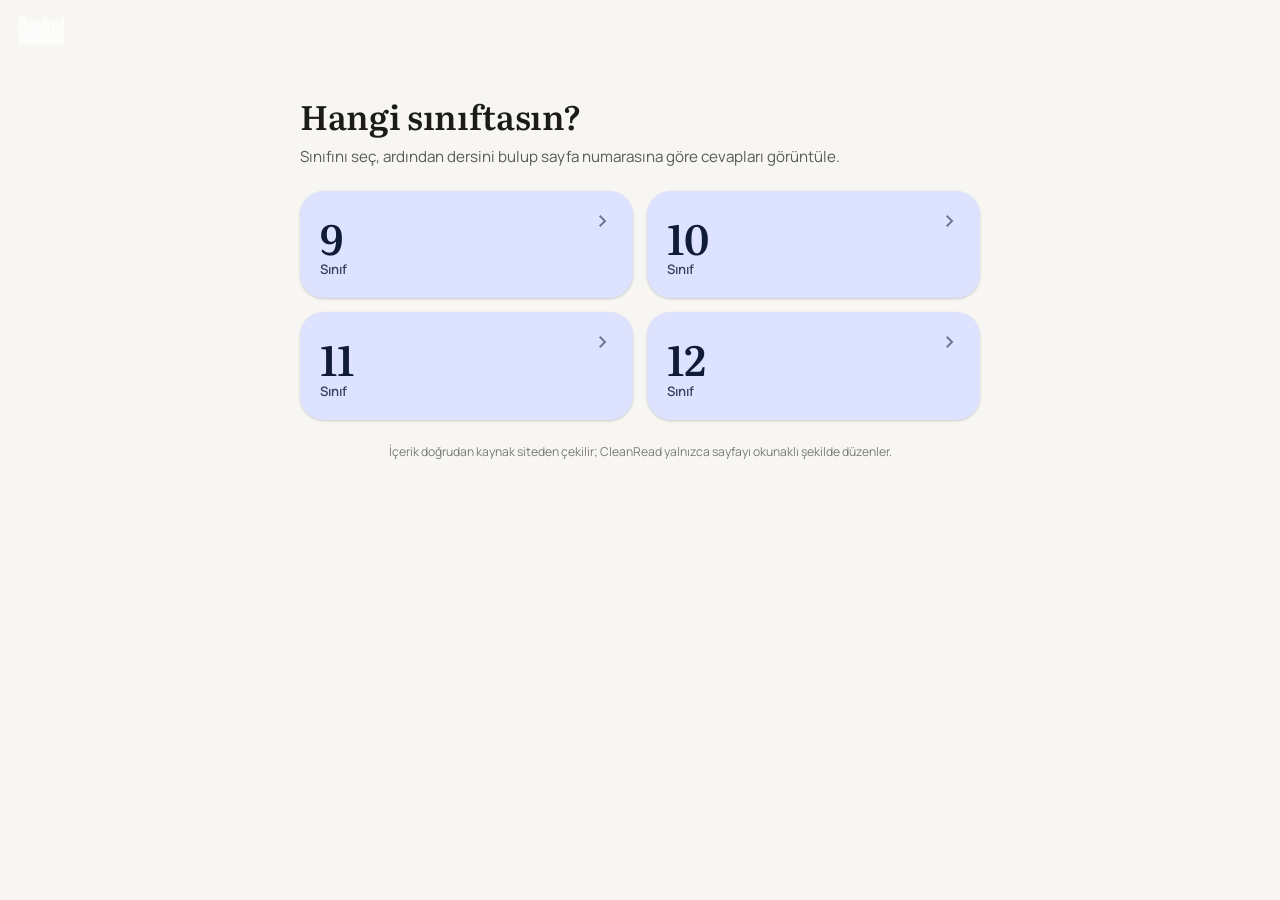
<file: index.html>
<!DOCTYPE html>
<html lang="tr">
<head>
<meta charset="UTF-8">
<meta name="viewport" content="width=device-width, initial-scale=1.0, viewport-fit=cover">
<title>CleanRead</title>
<link rel="icon" href="logo.png">
<link rel="preconnect" href="https://fonts.googleapis.com">
<link rel="preconnect" href="https://fonts.gstatic.com" crossorigin>
<link href="https://fonts.googleapis.com/css2?family=Literata:opsz,wght@7..72,500;7..72,600;7..72,700&family=Manrope:wght@500;700;800&display=swap" rel="stylesheet">
<link rel="stylesheet" href="https://fonts.googleapis.com/css2?family=Material+Symbols+Outlined:opsz,wght,FILL,GRAD@24,400,0,0">
<link rel="stylesheet" href="style.css">
</head>
<body>

<div class="appbar">
  <img src="logo.png" alt="CleanRead" class="appbar-logo" onerror="this.style.display='none'">
</div>

<main class="screen">
  <div class="hero">
    <h1>Hangi sınıftasın?</h1>
    <p>Sınıfını seç, ardından dersini bulup sayfa numarasına göre cevapları görüntüle.</p>
  </div>

  <div class="grade-grid" id="gradeGrid">
    <!-- JS ile dolduruluyor -->
  </div>

  <footer class="note">
    İçerik doğrudan kaynak siteden çekilir; CleanRead yalnızca sayfayı okunaklı şekilde düzenler.
  </footer>
</main>

<script src="app.js"></script>
<script>
  const GRADES = [9, 10, 11, 12];
  const grid = document.getElementById('gradeGrid');
  grid.innerHTML = GRADES.map(g => `
    <a class="grade-card" href="ders.html?sinif=${g}">
      <span class="msi">chevron_right</span>
      <span class="num">${g}</span>
      <span class="label">Sınıf</span>
    </a>
  `).join('');
</script>

</body>
</html>
</file>
<file: style.css>
/* ============================================================
   CleanRead — Material Design 3 esintili tasarım sistemi
   ============================================================ */

:root{
  --md-primary: #38538C;
  --md-primary-hover: #2C4374;
  --md-on-primary: #FFFFFF;
  --md-primary-container: #DDE3FF;
  --md-on-primary-container: #101B39;

  --md-secondary: #B7873A;
  --md-on-secondary: #FFFFFF;
  --md-secondary-container: #FFDFB0;
  --md-on-secondary-container: #291800;

  --md-surface: #F7F6F2;
  --md-surface-dim: #E6E4DE;
  --md-surface-container: #EFEEE8;
  --md-surface-container-high: #E9E7E0;
  --md-on-surface: #1C1B19;
  --md-on-surface-variant: #5B5A54;
  --md-outline: #D7D5CD;
  --md-outline-strong: #8D8B83;

  --md-error: #BA1A1A;
  --md-error-container: #FFDAD6;
  --md-on-error-container: #410002;
  --md-success: #2E6E4E;
  --md-success-container: #C7F0D7;

  --font-display: "Literata", Georgia, serif;
  --font-body: "Manrope", -apple-system, "Segoe UI", sans-serif;

  --radius-lg: 24px;
  --radius-md: 16px;
  --radius-sm: 10px;

  --shadow-1: 0 1px 3px rgba(28,27,25,.12), 0 1px 2px rgba(28,27,25,.08);
  --shadow-2: 0 4px 14px rgba(28,27,25,.14);
}

@media (prefers-color-scheme: dark){
  :root{
    --md-primary: #B4C5FF;
    --md-primary-hover: #C9D6FF;
    --md-on-primary: #041049;
    --md-primary-container: #263B6C;
    --md-on-primary-container: #DDE3FF;

    --md-secondary: #E9BE81;
    --md-on-secondary: #452B00;
    --md-secondary-container: #603F04;
    --md-on-secondary-container: #FFDFB0;

    --md-surface: #131311;
    --md-surface-dim: #131311;
    --md-surface-container: #201F1D;
    --md-surface-container-high: #2B2A27;
    --md-on-surface: #E7E4DD;
    --md-on-surface-variant: #C9C6BC;
    --md-outline: #3A3935;
    --md-outline-strong: #8D8B83;

    --md-error: #FFB4AB;
    --md-error-container: #93000A;
    --md-on-error-container: #FFDAD6;
    --md-success: #8FD6AE;
    --md-success-container: #0F4A2E;

    --shadow-1: 0 1px 3px rgba(0,0,0,.4), 0 1px 2px rgba(0,0,0,.3);
    --shadow-2: 0 4px 14px rgba(0,0,0,.45);
  }
}

*{ box-sizing: border-box; -webkit-tap-highlight-color: transparent; }
a, button, input, textarea{ -webkit-tap-highlight-color: transparent; outline: none; }
a:focus, button:focus{ outline: none; }
a:focus-visible, button:focus-visible, .stepper-btn:focus-visible, .btn:focus-visible{
  outline: 2px solid var(--md-primary); outline-offset: 2px;
}
html{ scroll-padding-top: env(safe-area-inset-top, 0px); }
body{
  margin: 0;
  min-height: 100vh;
  background: var(--md-surface);
  color: var(--md-on-surface);
  font-family: var(--font-body);
  padding-top: env(safe-area-inset-top, 0px);
  padding-bottom: env(safe-area-inset-bottom, 0px);
  -webkit-user-select: none; -moz-user-select: none; user-select: none;
  -webkit-touch-callout: none;
}
img{ max-width: 100%; -webkit-user-drag: none; user-select: none; -webkit-touch-callout: none; pointer-events: auto; }
.answer-item, .subject-text .name, .subject-text .pub{ -webkit-user-select: none; user-select: none; }

/* ---------- Top app bar ---------- */
.appbar{
  position: sticky; top: 0; top: env(safe-area-inset-top, 0px);
  z-index: 20;
  display: flex; align-items: center; gap: 10px;
  padding: 14px 16px;
  background: color-mix(in srgb, var(--md-surface) 88%, transparent);
  backdrop-filter: blur(10px);
}
.appbar-icon-btn{
  display: flex; align-items: center; justify-content: center;
  width: 40px; height: 40px; border-radius: 999px;
  border: none; background: transparent; color: var(--md-on-surface);
  cursor: pointer; flex-shrink: 0; text-decoration: none;
  transition: background .15s;
}
.appbar-icon-btn:hover{ background: var(--md-surface-container-high); }
.appbar-logo{ height: 34px; width: auto; object-fit: contain; flex-shrink: 0; }
.appbar-title{ display: flex; flex-direction: column; line-height: 1.2; min-width: 0; }
.appbar-title .eyebrow{ font-size: .72rem; color: var(--md-on-surface-variant); font-weight: 600; }
.appbar-title .main{ font-size: 1rem; font-weight: 700; white-space: nowrap; overflow: hidden; text-overflow: ellipsis; }
.appbar-spacer{ flex: 1; }

/* ---------- Layout ---------- */
.screen{
  max-width: 720px; margin: 0 auto; padding: 28px 20px 64px;
  display: flex; flex-direction: column; gap: 22px;
}
.hero h1{
  font-family: var(--font-display); font-weight: 600; letter-spacing: -.01em;
  font-size: clamp(1.6rem, 4vw, 2.1rem); margin: 0 0 6px;
}
.hero p{ margin: 0; color: var(--md-on-surface-variant); font-size: .95rem; line-height: 1.5; }

/* ---------- Material symbols ---------- */
.msi{
  font-family: "Material Symbols Outlined";
  font-weight: normal; font-style: normal; font-size: 24px;
  display: inline-block; line-height: 1; white-space: nowrap;
  word-wrap: normal; direction: ltr;
  -webkit-font-feature-settings: 'liga'; font-feature-settings: 'liga';
  -webkit-font-smoothing: antialiased;
}

/* ---------- Grade selection grid ---------- */
.grade-grid{ display: grid; grid-template-columns: 1fr 1fr; gap: 14px; }
.grade-card{
  position: relative; text-decoration: none; color: var(--md-on-primary-container);
  background: var(--md-primary-container);
  border-radius: var(--radius-lg);
  padding: 26px 20px 20px;
  display: flex; flex-direction: column; gap: 2px;
  box-shadow: var(--shadow-1);
  transition: transform .15s ease, box-shadow .15s ease;
}
.grade-card:hover{ transform: translateY(-2px); box-shadow: var(--shadow-2); }
.grade-card:active{ transform: translateY(0); }
.grade-card .num{
  font-family: var(--font-display); font-weight: 600; font-size: 2.6rem; line-height: 1;
}
.grade-card .label{ font-size: .82rem; font-weight: 600; color: var(--md-on-primary-container); opacity: .8; }
.grade-card .msi{ position: absolute; top: 18px; right: 18px; opacity: .55; }

/* ---------- Subject list ---------- */
.subject-list{ display: flex; flex-direction: column; gap: 10px; }
.subject-card{
  display: flex; align-items: center; gap: 14px;
  text-decoration: none; color: var(--md-on-surface);
  background: var(--md-surface-container);
  border: 1px solid var(--md-outline);
  border-radius: var(--radius-md);
  padding: 14px 16px;
  transition: background .15s, border-color .15s, transform .1s;
}
.subject-card:hover{ background: var(--md-surface-container-high); border-color: var(--md-outline-strong); }
.subject-card:active{ transform: scale(.99); }
.subject-icon{
  flex-shrink: 0; width: 44px; height: 44px; border-radius: 12px;
  display: flex; align-items: center; justify-content: center;
  background: var(--md-secondary-container); color: var(--md-on-secondary-container);
}
.subject-text{ display: flex; flex-direction: column; gap: 2px; min-width: 0; }
.subject-text .name{ font-weight: 700; font-size: .96rem; }
.subject-text .pub{ font-size: .8rem; color: var(--md-on-surface-variant); }
.subject-card .msi.chevron{ margin-left: auto; color: var(--md-on-surface-variant); flex-shrink: 0; }

/* ---------- Empty state ---------- */
.empty-state{
  border: 1.5px dashed var(--md-outline-strong); border-radius: var(--radius-md);
  padding: 32px 20px; text-align: center; color: var(--md-on-surface-variant);
  display: flex; flex-direction: column; align-items: center; gap: 10px;
}
.empty-state .msi{ font-size: 34px; opacity: .6; }
.empty-state strong{ color: var(--md-on-surface); font-size: .95rem; }
.empty-state span{ font-size: .84rem; max-width: 38ch; line-height: 1.5; }

/* ---------- Cards / surfaces ---------- */
.surface-card{
  background: var(--md-surface-container);
  border: 1px solid var(--md-outline);
  border-radius: var(--radius-lg);
  padding: 20px;
}

/* ---------- Page stepper ---------- */
.page-stepper{ display: flex; align-items: stretch; gap: 8px; }
.stepper-btn{
  width: 48px; flex-shrink: 0; border: 1px solid var(--md-outline); background: var(--md-surface);
  border-radius: var(--radius-sm); color: var(--md-on-surface);
  display: flex; align-items: center; justify-content: center; cursor: pointer;
  transition: background .15s;
}
.stepper-btn:hover{ background: var(--md-surface-container-high); }
.stepper-btn:disabled{ opacity: .4; cursor: not-allowed; }
.page-field{ flex: 1; position: relative; }
.page-field input{
  width: 100%; height: 48px; text-align: center; font-size: 1.05rem; font-weight: 700;
  border: 1.5px solid var(--md-outline); border-radius: var(--radius-sm);
  background: var(--md-surface); color: var(--md-on-surface); outline: none;
  transition: border-color .15s;
  -moz-appearance: textfield;
  -webkit-user-select: none; user-select: none; -webkit-touch-callout: none;
}
.page-field input::-webkit-outer-spin-button, .page-field input::-webkit-inner-spin-button{ -webkit-appearance: none; margin: 0; }
.page-field input:focus{ border-color: var(--md-primary); }
.page-field label{
  position: absolute; top: -8px; left: 12px; background: var(--md-surface);
  padding: 0 6px; font-size: .68rem; font-weight: 700; letter-spacing: .02em;
  color: var(--md-on-surface-variant);
}

/* ---------- Buttons ---------- */
.btn{
  border: none; border-radius: 999px; font-family: var(--font-body); font-weight: 700;
  font-size: .92rem; padding: 13px 22px; cursor: pointer;
  display: inline-flex; align-items: center; justify-content: center; gap: 8px;
  transition: background .15s, box-shadow .15s, transform .1s;
}
.btn:active{ transform: scale(.98); }
.btn-filled{ background: var(--md-primary); color: var(--md-on-primary); }
.btn-filled:hover{ background: var(--md-primary-hover); }
.btn-filled:disabled{ opacity: .5; cursor: not-allowed; }
.btn-tonal{ background: var(--md-primary-container); color: var(--md-on-primary-container); }
.btn-tonal:hover{ filter: brightness(.96); }
.btn-block{ width: 100%; }
.btn .spin{
  width: 15px; height: 15px; border-radius: 50%; flex-shrink: 0;
  border: 2px solid color-mix(in srgb, currentColor 30%, transparent);
  border-top-color: currentColor; animation: spin .7s linear infinite;
}
@keyframes spin{ to{ transform: rotate(360deg); } }

/* ---------- Status banner ---------- */
.status-banner{
  display: none; align-items: center; gap: 10px;
  padding: 13px 16px; border-radius: var(--radius-sm); font-size: .87rem; line-height: 1.5;
}
.status-banner.show{ display: flex; }
.status-banner .msi{ flex-shrink: 0; font-size: 20px; }
.status-loading{ background: var(--md-primary-container); color: var(--md-on-primary-container); }
.status-error{ background: var(--md-error-container); color: var(--md-on-error-container); }
.status-warn{ background: var(--md-secondary-container); color: var(--md-on-secondary-container); }
.status-loading .msi{ animation: spin 1s linear infinite; }

/* ---------- Answers & images ---------- */
.result-heading{
  display: flex; align-items: center; gap: 8px; font-weight: 700; font-size: .92rem;
  padding-bottom: 10px; margin-bottom: 4px; border-bottom: 1px solid var(--md-outline);
}
.result-heading .count{
  font-size: .72rem; font-weight: 700; color: var(--md-on-secondary-container);
  background: var(--md-secondary-container); padding: 2px 9px; border-radius: 999px; margin-left: auto;
}
.answer-item{
  background: var(--md-surface); border: 1px solid var(--md-outline); border-left: 3px solid var(--md-secondary);
  padding: 14px 16px; border-radius: 0 var(--radius-sm) var(--radius-sm) 0;
  line-height: 1.65; font-size: .92rem; color: var(--md-on-surface);
}
.answer-item strong{ color: var(--md-secondary); font-family: var(--font-display); }
.answer-item img{ display: block; margin-top: 10px; border-radius: var(--radius-sm); cursor: zoom-in; }

.image-grid{ display: flex; flex-direction: column; gap: 12px; }
.image-item{ border-radius: var(--radius-md); overflow: hidden; border: 1px solid var(--md-outline); background: var(--md-surface); }
.image-item img{ width: 100%; display: block; cursor: zoom-in; }
.image-item .cap{
  padding: 8px 12px; font-size: .76rem; color: var(--md-on-surface-variant);
  display: flex; justify-content: space-between; align-items: center;
}
.image-item .cap a{ color: var(--md-primary); text-decoration: none; font-weight: 700; }

/* ---------- Lightbox ---------- */
.lightbox{
  display: none; position: fixed; inset: 0; background: rgba(10,10,8,.92); z-index: 60;
  align-items: center; justify-content: center; padding: 24px; cursor: zoom-out;
}
.lightbox.open{ display: flex; }
.lightbox img{ max-width: 100%; max-height: 100%; border-radius: 10px; box-shadow: 0 20px 60px rgba(0,0,0,.6); }

.field label{ display: block; font-size: .74rem; font-weight: 700; color: var(--md-on-surface-variant); margin-bottom: 6px; text-transform: uppercase; letter-spacing: .04em; }

footer.note{ font-size: .76rem; color: var(--md-on-surface-variant); text-align: center; line-height: 1.6; opacity: .8; }

@media (max-width: 420px){
  .grade-card .num{ font-size: 2.2rem; }
  .screen{ padding: 22px 14px 56px; }
}
</file>
